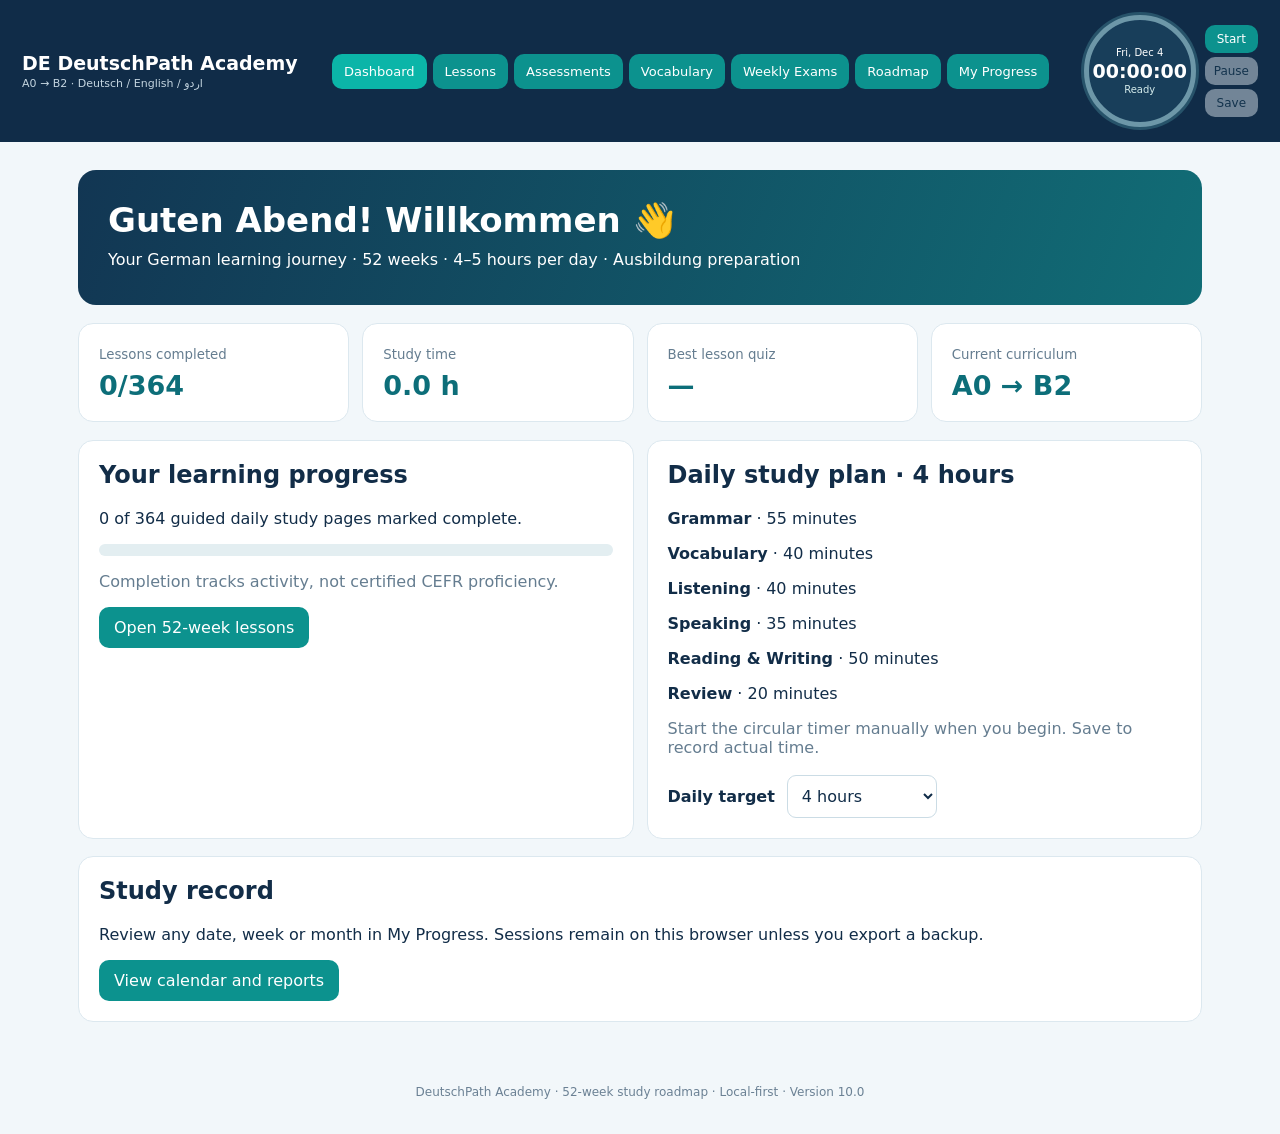
<file: index.html>
<!doctype html><html lang="en"><head><meta charset="utf-8"><meta name="viewport" content="width=device-width,initial-scale=1"><meta name="theme-color" content="#102c48"><meta name="description" content="DeutschPath Academy: German A0–B2 learning roadmap, lessons and local study timer."><title>DeutschPath Academy | German A0–B2</title><link rel="stylesheet" href="assets/css/styles.css"><link rel="manifest" href="manifest.webmanifest"></head><body><header class="top"><div class="top-inner"><div class="brand"><strong>DE <span>DeutschPath Academy</span></strong><small>A0 → B2 · Deutsch / English / اردو</small></div><nav id="nav" aria-label="Main navigation"></nav><div class="timer-mini"><div class="clock-face" id="clockFace"><span id="liveDate"></span><b id="liveClock">00:00:00</b><small id="timerState">Ready</small></div><div class="timer-actions"><button id="startTimer" class="small">Start</button><button id="pauseTimer" class="small secondary">Pause</button><button id="saveTimer" class="small secondary">Save</button></div></div></div></header><main id="app" tabindex="-1"></main><footer>DeutschPath Academy · 52-week study roadmap · Local-first · Version 10.0</footer><script type="module" src="assets/js/app.js"></script></body></html>
</file>
<file: assets/css/styles.css>
:root{font-family:Inter,system-ui,-apple-system,'Segoe UI',Arial,sans-serif;color:#122d48;background:#f2f7fa;font-synthesis:none}*{box-sizing:border-box}body{margin:0}button,input,select,textarea{font:inherit}button{cursor:pointer;border:0;border-radius:10px;background:#0c928e;color:white;padding:11px 15px}button:hover:not(:disabled){filter:brightness(.94)}button:focus-visible,input:focus-visible,textarea:focus-visible,select:focus-visible,.week-card:focus-visible{outline:3px solid #59c5c1;outline-offset:2px}button:disabled{opacity:.46;cursor:not-allowed}.secondary{background:#e5eff4;color:#173b53}.small{padding:7px 9px;font-size:12px}.top{background:#102c48;color:#fff}.top-inner{max-width:1420px;margin:auto;display:flex;align-items:center;justify-content:space-between;gap:18px;padding:15px 22px;flex-wrap:wrap}.brand strong{font-size:19px;white-space:nowrap}.brand small{display:block;color:#c4d5e0;margin-top:3px;font-size:11px}nav{display:flex;gap:6px;flex-wrap:wrap}nav button{font-size:13px;padding:10px 12px}nav button.active{background:#0bb5a8}.timer-mini{display:flex;gap:9px;align-items:center}.clock-face{width:112px;height:112px;border-radius:50%;border:5px solid #22b7aa;background:#183e5a;display:flex;align-items:center;justify-content:center;flex-direction:column;gap:2px;box-shadow:0 0 0 3px #27536a}.clock-face span{font-size:10px}.clock-face b{font-size:19px;font-variant-numeric:tabular-nums}.clock-face small{font-size:10px;color:#d5ecec}.timer-actions{display:flex;flex-direction:column;gap:4px}main{max-width:1160px;margin:28px auto;min-height:65vh;padding:0 18px}footer{text-align:center;color:#6b8194;font-size:12px;padding:35px 15px}.hero{border-radius:18px;padding:30px;background:linear-gradient(110deg,#123653,#116d76);color:white;margin-bottom:18px}.hero h1{font-size:clamp(24px,3vw,34px);margin:0 0 10px}.hero p{margin:6px 0}.grid{display:grid;gap:13px}.stats{grid-template-columns:repeat(4,minmax(0,1fr));margin-bottom:18px}.week-grid{grid-template-columns:repeat(5,minmax(0,1fr))}.lesson-grid{grid-template-columns:repeat(3,minmax(0,1fr))}.two{grid-template-columns:repeat(2,minmax(0,1fr))}.three{grid-template-columns:repeat(3,minmax(0,1fr))}.card,.panel,.week-card{background:white;border:1px solid #dce8ef;border-radius:15px;padding:20px}.panel{margin-bottom:17px}.panel h2{margin-top:0}.stat small,.muted{color:#657d90}.stat strong{font-size:27px;color:#0d6e79;display:block;margin-top:7px}.week-card{text-align:left;display:block;color:#183a51;width:100%;min-height:138px;transition:transform .12s,border-color .12s}.week-card:hover{transform:translateY(-2px);border-color:#15aaa1}.week-card b{display:block;font-size:17px;margin:8px 0}.week-card small{color:#637d90;display:block;line-height:1.5}.week-card em{font-size:12px;color:#008b84;display:block;margin-top:10px;font-style:normal}.kicker{color:#008d88;text-transform:uppercase;font-weight:750;letter-spacing:.08em;font-size:11px}.pill{background:#ddf5f1;color:#06786f;padding:6px 10px;border-radius:25px;display:inline-block;font-size:12px}.actions{display:flex;gap:9px;flex-wrap:wrap;margin:14px 0}.lesson-card h3{margin:10px 0}.lesson-card p{min-height:44px}.section-head{display:flex;align-items:center;justify-content:space-between;gap:12px;flex-wrap:wrap;margin-bottom:17px}.section-head h2{margin:0}.topic{padding:16px;background:#f2f7f9;border-radius:12px;margin:10px 0;border:1px solid #e0eaf0}.topic h3{margin-top:0}.vocab-grid{grid-template-columns:repeat(4,minmax(0,1fr))}.vocab-card{background:#f4f9fb;border:1px solid #dfe9ef;border-radius:12px;padding:14px}.vocab-card strong{display:block}.vocab-card small{display:block;margin:8px 0}.urdu{direction:rtl;text-align:right;font-family:'Noto Nastaliq Urdu','Noto Naskh Arabic',Tahoma,serif;line-height:2}.tabs{display:flex;gap:7px;flex-wrap:wrap;margin:20px 0}.tabs button.active{background:#087b78}.quiz-option{display:block;background:#f2f7f9;border-radius:8px;padding:9px;margin:5px 0}.quiz-option input{margin-right:8px}.question{border:1px solid #e0e9ed;border-radius:12px;padding:14px;margin:12px 0}.question.correct{border-color:#55bca4;background:#effbf6}.question.wrong{border-color:#e5af6e;background:#fff9f0}.question p{margin-bottom:0}.feedback{font-size:13px}.field{padding:10px;border:1px solid #cbdce5;border-radius:9px;background:white;color:#102c48;max-width:100%}textarea.field{width:100%;min-height:160px;resize:vertical}input.field,select.field{min-height:40px}.progress{background:#e3eef1;border-radius:20px;height:12px;overflow:hidden}.progress>div{height:100%;background:#119d93}.table-wrap{overflow-x:auto}table{border-collapse:collapse;width:100%;min-width:550px}th,td{border-bottom:1px solid #e4edf2;padding:11px;text-align:left}th{color:#527287;font-size:13px}.notice{border-left:4px solid #0a9e94;background:#e9f7f5;padding:12px;border-radius:7px}.error{color:#a44322}.ok{color:#087d66}.hidden{display:none!important}.stack{display:grid;gap:12px}.report-filter{display:flex;gap:9px;align-items:end;flex-wrap:wrap}.report-filter label{display:grid;gap:5px;font-size:13px}.empty{padding:30px;color:#657d90;text-align:center}.resource a{color:#087f80}.day-number{font-size:12px;color:#58788b}.note{font-size:13px;color:#617e90}.inline-stat{display:flex;gap:18px;flex-wrap:wrap}.inline-stat b{color:#087b78}@media(max-width:1000px){.week-grid{grid-template-columns:repeat(4,minmax(0,1fr))}.vocab-grid{grid-template-columns:repeat(3,minmax(0,1fr))}.top-inner{justify-content:center}}@media(max-width:700px){.week-grid{grid-template-columns:repeat(2,minmax(0,1fr))}.lesson-grid,.two,.three,.stats{grid-template-columns:repeat(2,minmax(0,1fr))}.vocab-grid{grid-template-columns:repeat(2,minmax(0,1fr))}.hero{padding:22px}.top-inner{align-items:center}.timer-mini{width:100%;justify-content:center}nav{justify-content:center}}@media(max-width:440px){.stats,.lesson-grid,.two,.three,.vocab-grid{grid-template-columns:1fr}.week-grid{grid-template-columns:repeat(2,minmax(0,1fr))}.card,.panel{padding:15px}nav button{padding:9px 8px;font-size:12px}.brand strong{font-size:17px}}

/* V10: Extra resources, responsive topic cards and study goal */
.resource-grid{grid-template-columns:repeat(auto-fit,minmax(230px,1fr));gap:12px;margin:18px 0}.resource-card{padding:16px;border:1px solid #dbe8ee;border-radius:12px;background:#f7fafc;display:flex;flex-direction:column;gap:8px}.resource-card p{flex:1;margin:0}.resource-link{display:inline-block;color:#087e7c;font-weight:700;overflow-wrap:anywhere}.goal-picker{margin-top:18px;display:flex;align-items:center;gap:12px;flex-wrap:wrap}.goal-picker .field{width:auto;min-width:150px}.topic{overflow-wrap:anywhere}@media(max-width:700px){.resource-grid{grid-template-columns:1fr}}
</file>
